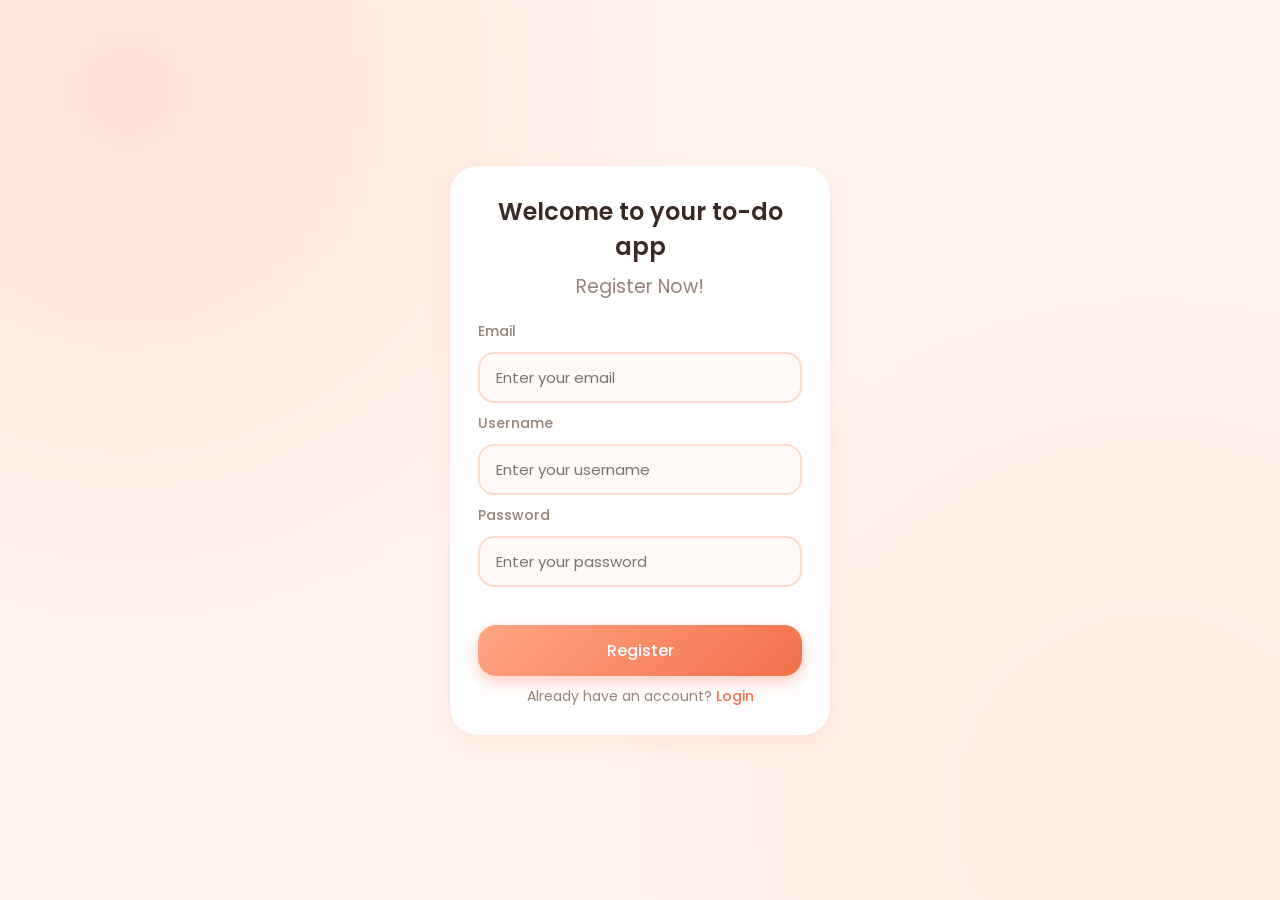
<file: index.html>
<!DOCTYPE html>
<html lang="en">
<head>
    <meta charset="UTF-8">
    <meta name="viewport" content="width=device-width, initial-scale=1.0">
    <title>Your to-do</title>
    <link rel="preconnect" href="https://fonts.googleapis.com">
    <link href="https://fonts.googleapis.com/css2?family=Poppins:wght@400;500;600&display=swap" rel="stylesheet">
    <link rel="stylesheet" href="./style.css">
</head>
<body class="auth-page">

    <!-- Register -->
    <div class="registration">
        <h2>Welcome to your to-do app</h2>
        <h3>Register Now!</h3>
        <form id="register-form">
            <label for="email">Email</label>
            <input type="email" id="email" required placeholder="Enter your email">
            <label for="username">Username</label>
            <input type="text" id="username" required placeholder="Enter your username">
            <label for="password">Password</label>
            <input type="password" id="password" required placeholder="Enter your password">
            <p id="register-error" class="message"></p>
            <button id="register-btn" type="submit">Register</button>
            <p>Already have an account? <a href="#" id="show-login">Login</a></p>
        </form>
    </div>

    <!-- Login -->
    <div class="login hidden">
        <h2>Welcome back!</h2>
        <h3>Login to your account</h3>
        <form id="login-form">
            <label for="login-identifier">Email or Username</label>
            <input type="text" id="login-identifier" required placeholder="Enter your email or username">
            <label for="login-password">Password</label>
            <input type="password" id="login-password" required placeholder="Enter your password">
            <p id="login-message" class="message"></p>
            <button id="login-btn" type="submit">Login</button>
            <p>Don't have an account? <a href="#" id="show-register">Register</a></p>
        </form>
    </div>

    <script src="./storage.js"></script>
    <script src="./auth.js"></script>
</body>
</html>
</file>
<file: style.css>
*{
    margin: 0;
    padding: 0;
    box-sizing: border-box;
}

:root{
    --primary-color: #ff8f6b;
    --hover-color: #f2704a;
    --secondary-color: #ffd9c9;
    --background-color: #fff4ee;
    --card-color: #ffffff;
    --input-bg: #fffaf7;
    --text-color: #3b2a24;
    --muted-color: #9a8178;
    --shadow: 0 8px 24px rgba(255, 143, 107, 0.15);
}

body.dark{
    --primary-color: #ff8f6b;
    --hover-color: #ffa585;
    --secondary-color: #4a3a35;
    --background-color: #1d1715;
    --card-color: #2a2220;
    --input-bg: #352b28;
    --text-color: #f6ebe6;
    --muted-color: #b8a198;
    --shadow: 0 8px 24px rgba(0, 0, 0, 0.35);
}

body{
    font-family: "Poppins", sans-serif;
    color: var(--text-color);
    background-color: var(--background-color);
    background-image:
        radial-gradient(circle at 10% 10%, rgba(255, 143, 107, 0.18), transparent 40%),
        radial-gradient(circle at 90% 90%, rgba(255, 190, 150, 0.18), transparent 40%);
    background-attachment: fixed;
    transition: background-color 0.3s, color 0.3s;
}

h2{ margin-bottom: 8px; font-weight: 600; }
h3{
    text-align: center;
    font-weight: 400;
    color: var(--muted-color);
    margin-bottom: 20px;
}

/* ---------- Cards ---------- */
.registration, .login, .card{
    background-color: var(--card-color);
    padding: 28px;
    border-radius: 28px;
    box-shadow: var(--shadow);
    display: flex;
    flex-direction: column;
    transition: background-color 0.3s;
}

.registration, .login{
    justify-content: center;
    align-items: center;
    width: 380px;
    max-width: 92%;
}

.registration h2, .login h2{
    text-align: center;
}

.registration form, .login form{
    width: 100%;
}

/* ---------- Forms ---------- */
form{
    display: flex;
    flex-direction: column;
    gap: 10px;
}

label{
    font-size: 14px;
    font-weight: 500;
    color: var(--muted-color);
}

#task-form{
    flex: 1;
    justify-content: space-between;
}

input, select{
    padding: 12px 16px;
    border: 2px solid var(--secondary-color);
    border-radius: 16px;
    font-size: 15px;
    font-family: inherit;
    background-color: var(--input-bg);
    color: var(--text-color);
    outline: none;
    transition: border-color 0.2s, box-shadow 0.2s;
}

input:focus, select:focus{
    border-color: var(--primary-color);
    box-shadow: 0 0 0 4px rgba(255, 143, 107, 0.2);
}

form button{
    padding: 13px;
    border: none;
    border-radius: 18px;
    background: linear-gradient(135deg, #ffa585, #f2704a);
    color: white;
    font-size: 16px;
    font-weight: 500;
    font-family: inherit;
    cursor: pointer;
    box-shadow: 0 6px 16px rgba(242, 112, 74, 0.35);
    transition: transform 0.2s, box-shadow 0.2s;
}

form button:hover{
    transform: translateY(-2px);
    box-shadow: 0 10px 20px rgba(242, 112, 74, 0.4);
}

form button:active{ transform: translateY(0); }

form p{
    text-align: center;
    font-size: 14px;
    color: var(--muted-color);
}

form a{
    color: var(--hover-color);
    font-weight: 500;
    text-decoration: none;
}
form a:hover{ text-decoration: underline; }

.message{ text-align: center; font-size: 14px; min-height: 18px; }
.message.error{ color: #d62828; }
.message.success{ color: #2a9d8f; }

.hidden{ display: none; }

/* ---------- Auth page ---------- */
.auth-page{
    display: flex;
    justify-content: center;
    align-items: center;
    min-height: 100vh;
}

/* ---------- App page ---------- */
.app-page{
    display: grid;
    grid-template-columns: 240px 1fr;
    grid-template-rows: auto 1fr;
    min-height: 100vh;
}

nav{
    grid-column: 1 / -1;
    display: flex;
    justify-content: flex-end;
    align-items: center;
    gap: 12px;
    padding: 16px 28px;
}

.brand{
    margin-right: auto;
    font-size: 20px;
    font-weight: 600;
    color: var(--hover-color);
}

nav button{
    width: 46px;
    height: 46px;
    border: none;
    border-radius: 50%;
    background-color: var(--card-color);
    color: var(--primary-color);
    font-size: 18px;
    cursor: pointer;
    box-shadow: var(--shadow);
    transition: transform 0.2s, background-color 0.2s, color 0.2s;
}

nav button:hover{
    background-color: var(--primary-color);
    color: white;
    transform: translateY(-2px) rotate(8deg);
}

aside{
    display: flex;
    flex-direction: column;
    align-self: start;
    gap: 10px;
    margin: 10px 0 0 20px;
    padding: 16px;
    background-color: var(--card-color);
    border-radius: 28px;
    box-shadow: var(--shadow);
    position: sticky;
    top: 20px;
}

aside button{
    display: flex;
    align-items: center;
    gap: 12px;
    padding: 12px 18px;
    border: none;
    border-radius: 18px;
    background-color: transparent;
    color: var(--text-color);
    font-size: 15px;
    font-family: inherit;
    text-align: left;
    cursor: pointer;
    transition: background-color 0.2s, transform 0.2s;
}

aside button:hover{
    background-color: var(--secondary-color);
    transform: translateX(4px);
}

aside button.active{
    background: linear-gradient(135deg, #ffa585, #f2704a);
    color: white;
    box-shadow: 0 6px 14px rgba(242, 112, 74, 0.35);
}

main{
    display: flex;
    flex-direction: column;
    gap: 20px;
    padding: 10px 28px 40px;
    max-width: 900px;
    width: 100%;
}

main h2{
    font-size: 30px;
    margin-bottom: 0;
}

#search{
    border-radius: 24px;
    padding: 14px 22px;
    box-shadow: var(--shadow);
}

/* ---------- Tasks ---------- */
#task-list{
    list-style: none;
    display: flex;
    flex-direction: column;
    gap: 14px;
}

.task{
    display: flex;
    align-items: center;
    gap: 14px;
    background-color: var(--card-color);
    padding: 16px 20px;
    border-radius: 22px;
    box-shadow: var(--shadow);
    transition: transform 0.2s;
}

.task:hover{ transform: translateY(-3px); }

.task.done .task-title{
    text-decoration: line-through;
    opacity: 0.45;
}

.task-info{
    flex: 1;
    display: flex;
    flex-direction: column;
    gap: 6px;
}

.task-title{ font-weight: 500; }

.task-info small{
    display: flex;
    align-items: center;
    gap: 8px;
    color: var(--muted-color);
}

.task button{
    width: 36px;
    height: 36px;
    border: none;
    border-radius: 50%;
    background-color: var(--secondary-color);
    color: var(--hover-color);
    cursor: pointer;
    font-size: 14px;
    transition: background-color 0.2s, color 0.2s;
}

.task button:hover{
    background-color: var(--primary-color);
    color: white;
}

.task input[type="checkbox"]{
    width: 22px;
    height: 22px;
    padding: 0;
    accent-color: var(--primary-color);
    cursor: pointer;
}

.badge{
    padding: 2px 12px;
    border-radius: 20px;
    font-size: 12px;
    color: white;
    text-transform: capitalize;
}
.badge.low{ background-color: #2a9d8f; }
.badge.medium{ background-color: #f4a261; }
.badge.high{ background-color: #e76f51; }
.badge.overdue{ background-color: #d62828; }

.empty{
    text-align: center;
    padding: 40px;
    color: var(--muted-color);
    background-color: var(--card-color);
    border-radius: 22px;
    border: 2px dashed var(--secondary-color);
}

/* ---------- Mobile ---------- */
@media (max-width: 768px){
    .app-page{
        grid-template-columns: 1fr;
    }
    aside{
        flex-direction: row;
        flex-wrap: wrap;
        margin: 0 20px;
        position: static;
    }
    aside button{ padding: 10px 14px; font-size: 14px; }
    main{ padding: 20px; }
}
</file>
